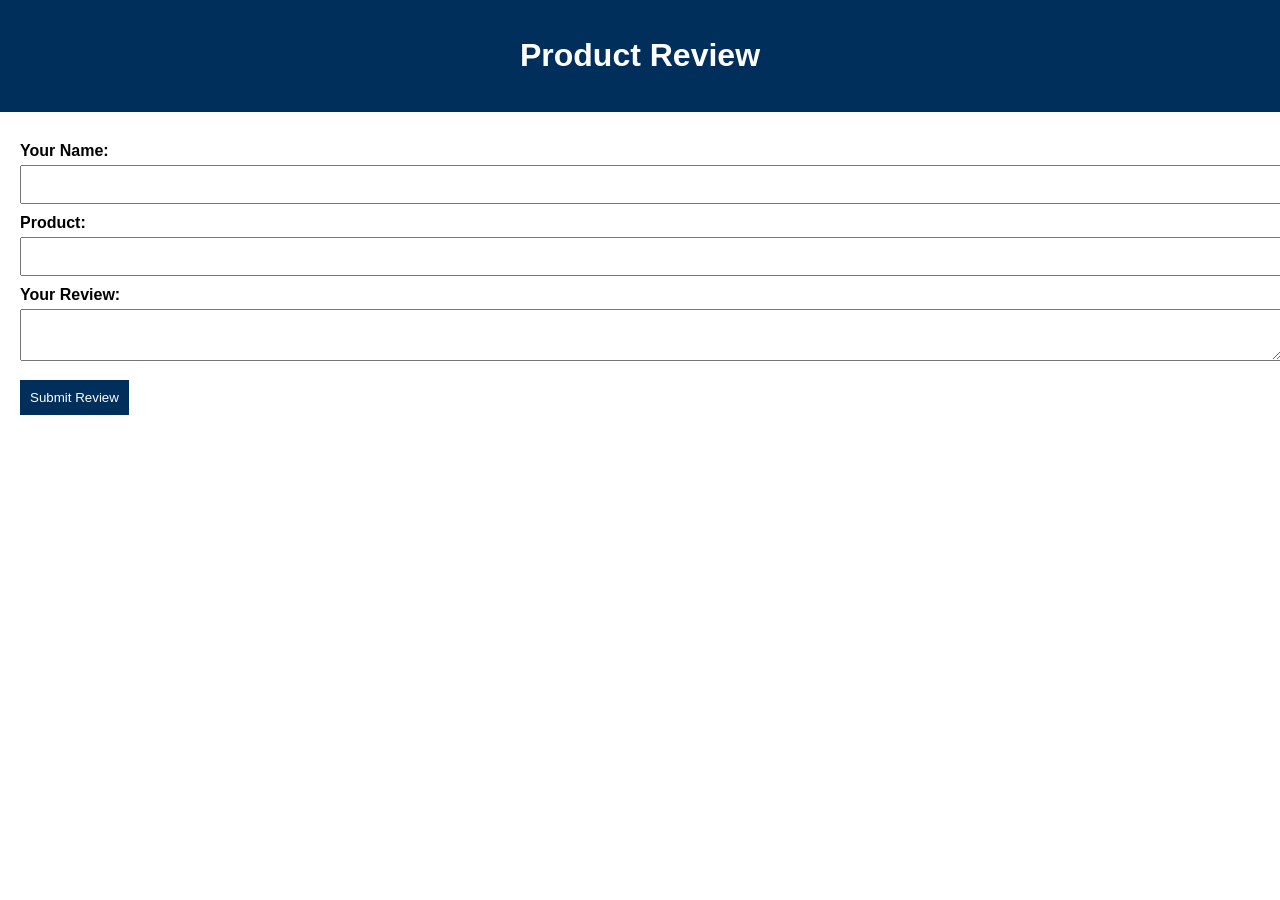
<file: week 4 (2)/index.html>
<!DOCTYPE html><html lang="en">
<head>
    <meta charset="UTF-8">
    <meta name="viewport" content="width=device-width, initial-scale=1.0">
    <title>Product Review</title>
    <link rel="stylesheet" href="styles/review.css">
</head>
<body><header>
    <h1>Product Review</h1>
</header><main>
    <form action="review.html" method="get" id="reviewForm">    <label for="name">Your Name:</label>
    <input type="text" id="name" required>

    <label for="product">Product:</label>
    <input type="text" id="product" required>

    <label for="review">Your Review:</label>
    <textarea id="review" required></textarea>

    <button type="submit">Submit Review</button>

</form>

</main><script src="scripts/form.js"></script></body>
</html>
</file>
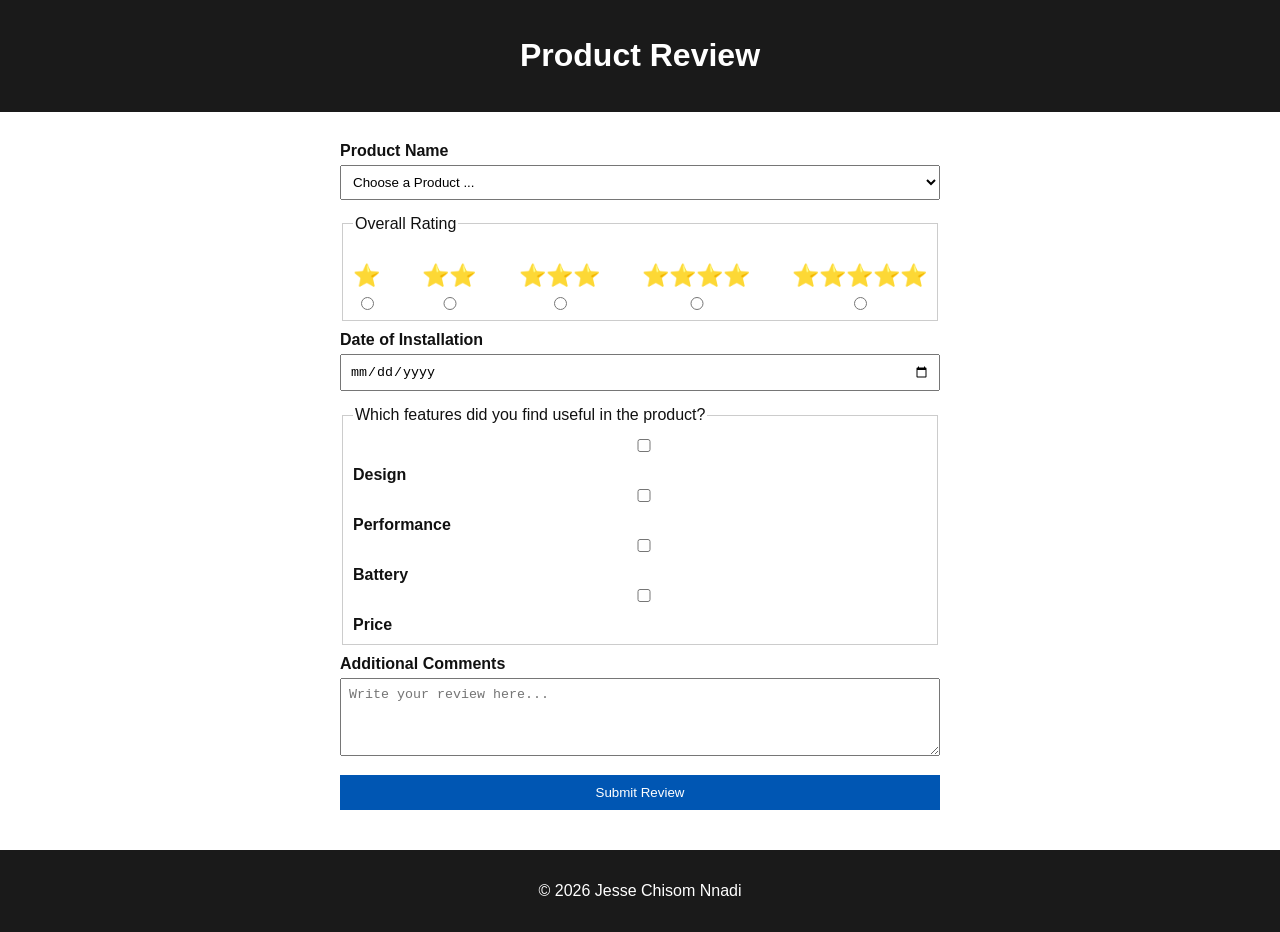
<file: week 5 (2)/index.html>
<!DOCTYPE html>
<html lang="en">
<head>
  <meta charset="UTF-8">
  <meta name="viewport" content="width=device-width, initial-scale=1.0">

  <title>Product Review</title>
  <meta name="description" content="Submit a product review">
  <meta name="author" content="Jesse Chisom Nnadi">

  <link rel="stylesheet" href="styles/review.css">
</head>

<body>

<header>
  <h1>Product Review</h1>
</header>

<main>
  <form method="get" action="review.html">

    <!-- PRODUCT -->
    <label for="product">Product Name</label>
    <select id="product" name="product" required>
      <option value="" disabled selected>Choose a Product ...</option>
      <option value="phone">Phone</option>
      <option value="laptop">Laptop</option>
      <option value="tablet">Tablet</option>
    </select>

    <!-- ⭐ RATING -->
    <fieldset>
      <legend>Overall Rating</legend>

      <div class="star-group">

        <label for="rate1">
          ⭐
          <input type="radio" id="rate1" name="rating" value="1" required>
        </label>

        <label for="rate2">
          ⭐⭐
          <input type="radio" id="rate2" name="rating" value="2" required>
        </label>

        <label for="rate3">
          ⭐⭐⭐
          <input type="radio" id="rate3" name="rating" value="3" required>
        </label>

        <label for="rate4">
          ⭐⭐⭐⭐
          <input type="radio" id="rate4" name="rating" value="4" required>
        </label>

        <label for="rate5">
          ⭐⭐⭐⭐⭐
          <input type="radio" id="rate5" name="rating" value="5" required>
        </label>

      </div>
    </fieldset>

    <!-- DATE -->
    <label for="date">Date of Installation</label>
    <input type="date" id="date" name="date" required>

    <!-- FEATURES -->
    <fieldset>
      <legend>Which features did you find useful in the product?</legend>

      <input type="checkbox" id="design" name="features" value="design">
      <label for="design">Design</label>

      <input type="checkbox" id="performance" name="features" value="performance">
      <label for="performance">Performance</label>

      <input type="checkbox" id="battery" name="features" value="battery">
      <label for="battery">Battery</label>

      <input type="checkbox" id="price" name="features" value="price">
      <label for="price">Price</label>
    </fieldset>

    <!-- REVIEW -->
    <label for="review">Additional Comments</label>
    <textarea id="review" name="review" rows="4" placeholder="Write your review here..."></textarea>

    <!-- BUTTON -->
    <button type="submit">Submit Review</button>

  </form>
</main>

<footer>
  <p>&copy; 2026 Jesse Chisom Nnadi</p>
</footer>

</body>
</html>
</file>
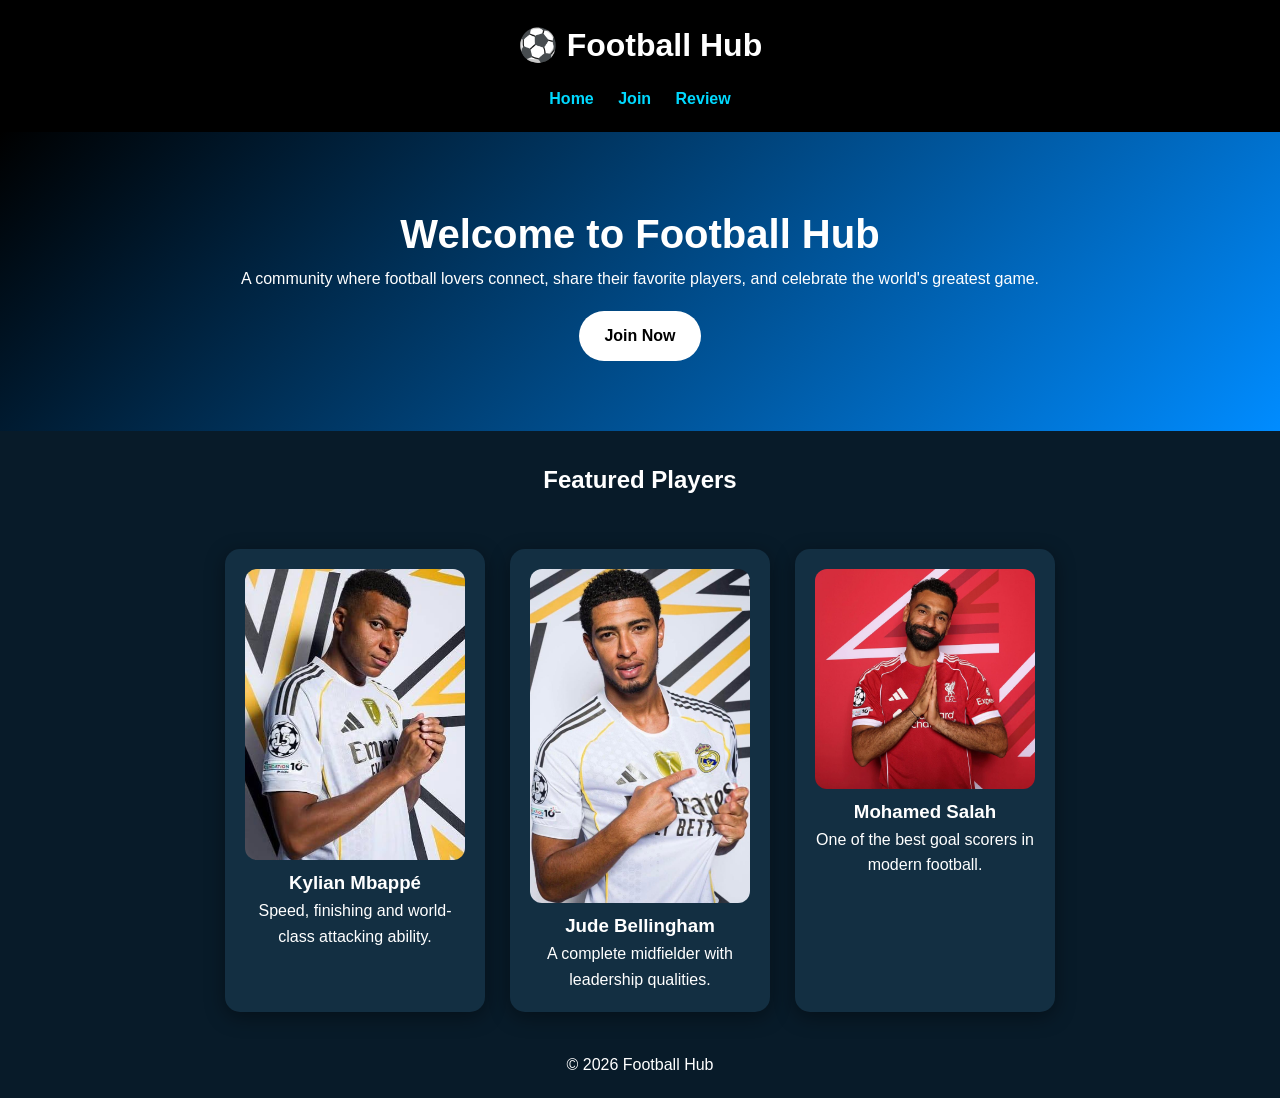
<file: week 6/index.html>
<!DOCTYPE html>
<html lang="en">
<head>
<meta charset="UTF-8">
<meta name="viewport" content="width=device-width, initial-scale=1.0">

<title>Football Hub</title>

<link rel="stylesheet" href="styles/styles.css">
<script defer src="scripts/main.js"></script>
</head>

<body>

<header>
<h1>⚽ Football Hub</h1>

<nav>
<a href="index.html">Home</a>
<a href="join.html">Join</a>
<a href="review.html">Review</a>
</nav>

</header>


<main>

<section class="hero">

<h2>Welcome to Football Hub</h2>

<p>
A community where football lovers connect,
share their favorite players, and celebrate the world's greatest game.
</p>

<a class="btn" href="join.html">Join Now</a>

</section>


<section>

<h2 class="title">Featured Players</h2>

<div class="players">


<div class="card">
<img src="images/mbappe.jpg" alt="Kylian Mbappe" loading="lazy">
<h3>Kylian Mbappé</h3>
<p>Speed, finishing and world-class attacking ability.</p>
</div>


<div class="card">
<img src="images/bellingham.jpg" alt="Jude Bellingham" loading="lazy">
<h3>Jude Bellingham</h3>
<p>A complete midfielder with leadership qualities.</p>
</div>


<div class="card">
<img src="images/salah.jpg" alt="Mohamed Salah" loading="lazy">
<h3>Mohamed Salah</h3>
<p>One of the best goal scorers in modern football.</p>
</div>


</div>

</section>


</main>


<footer>
<p>© 2026 Football Hub</p>
</footer>


</body>
</html>
</file>
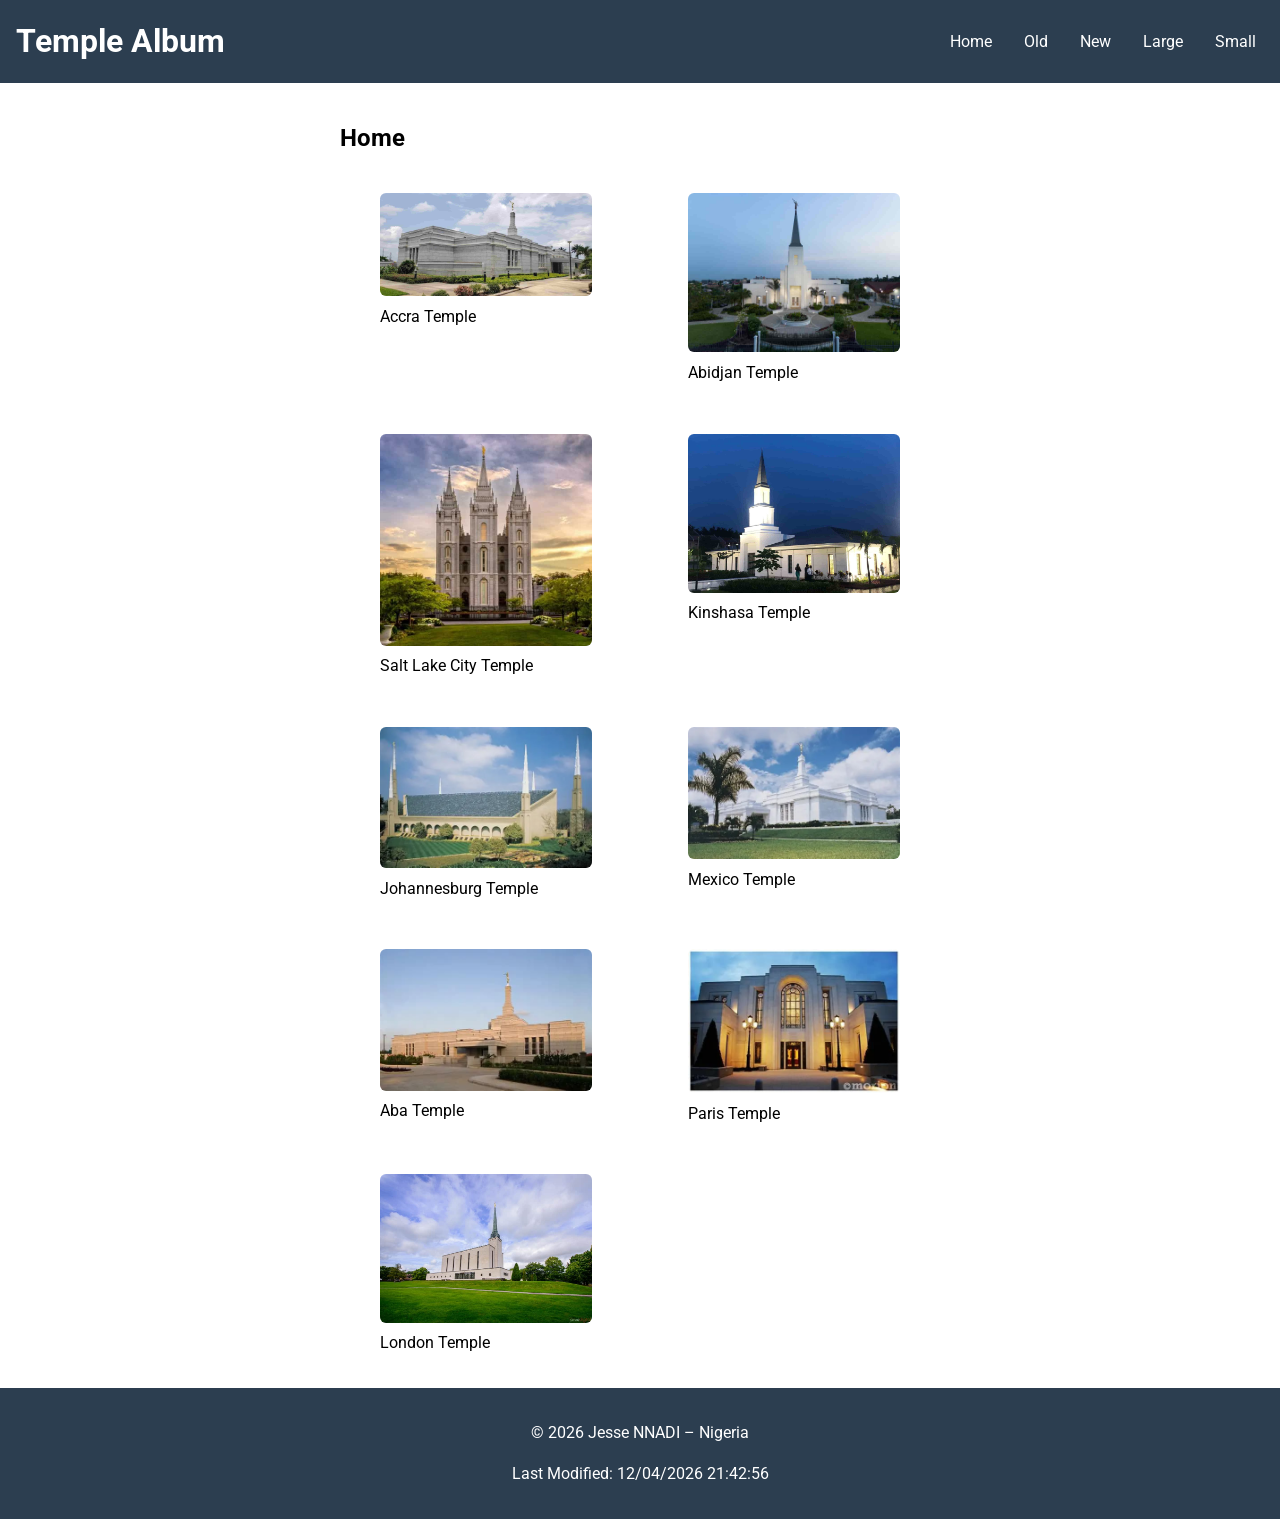
<file: temples.html>
<!DOCTYPE html>
<html lang="en">

<head>
    <meta charset="UTF-8">
    <meta name="viewport" content="width=device-width, initial-scale=1.0">
    <title>WDD 131 – Dynamic Web Fundamentals – Jesse NNADI</title>
    <meta name="description"
        content="WDD 131 – Dynamic Web Fundamentals. Jesse NNADI. A summary of web development fundamentals including HTML, CSS, and responsive design.">
    <meta name="author" content="Jesse NNADI">

    <!-- Google Fonts -->
    <link rel="preconnect" href="https://fonts.googleapis.com">
    <link rel="preconnect" href="https://fonts.gstatic.com" crossorigin>
    <link href="https://fonts.googleapis.com/css2?family=Roboto&display=swap" rel="stylesheet">

    <!-- Styles -->
    <link rel="stylesheet" href="styles/temples.css">
    <link rel="stylesheet" href="styles/temples-large.css">

    <!-- JS -->
    <script src="scripts/temples.js" defer></script>
</head>

<body>
    <header>
        <h1>Temple Album</h1>
        <button id="hamburger" aria-label="Toggle navigation">☰</button>
        <nav id="navMenu">
            <ul>
                <li><a href="#">Home</a></li>
                <li><a href="#">Old</a></li>
                <li><a href="#">New</a></li>
                <li><a href="#">Large</a></li>
                <li><a href="#">Small</a></li>
            </ul>
        </nav>
    </header>

    <main>
        <h2>Home</h2>
        <section class="album">
            <figure>
                <img src="images/temple1.jpg" alt="Accra Temple" width="400" height="300">
                <figcaption>Accra Temple</figcaption>
            </figure>
            <figure>
                <img src="images/temple2.jpg" alt="Abidjan Temple" width="400" height="300">
                <figcaption>Abidjan Temple</figcaption>
            </figure>
            <figure>
                <img src="images/temple3.jpg" alt="Salt Lake City Temple" width="400" height="300">
                <figcaption>Salt Lake City Temple</figcaption>
            </figure>
            <figure>
                <img src="images/temple4.jpg" alt="Kinshasa Temple" width="400" height="300">
                <figcaption>Kinshasa Temple</figcaption>
            </figure>
            <figure>
                <img src="images/temple5.jpg" alt="Johannesburg Temple" width="400" height="300">
                <figcaption>Johannesburg Temple</figcaption>
            </figure>
            <figure>
                <img src="images/temple6.jpg" alt="Mexico Temple" width="400" height="300">
                <figcaption>Mexico Temple</figcaption>
            </figure>
            <figure>
                <img src="images/temple7.jpg" alt="Aba Temple" width="400" height="300">
                <figcaption>Aba Temple</figcaption>
            </figure>
            <figure>
                <img src="images/temple8.jpg" alt="Paris Temple" width="400" height="300">
                <figcaption>Paris Temple</figcaption>
            </figure>
            <figure>
                <img src="images/temple9.jpg" alt="London Temple" width="400" height="300">
                <figcaption>London Temple</figcaption>
            </figure>
        </section>
    </main>

    <footer>
        <p>&copy; <span id="year"></span> Jesse NNADI – Nigeria</p>
        <p>Last Modified: <span id="lastModified"></span></p>
    </footer>
</body>

</html>
</file>
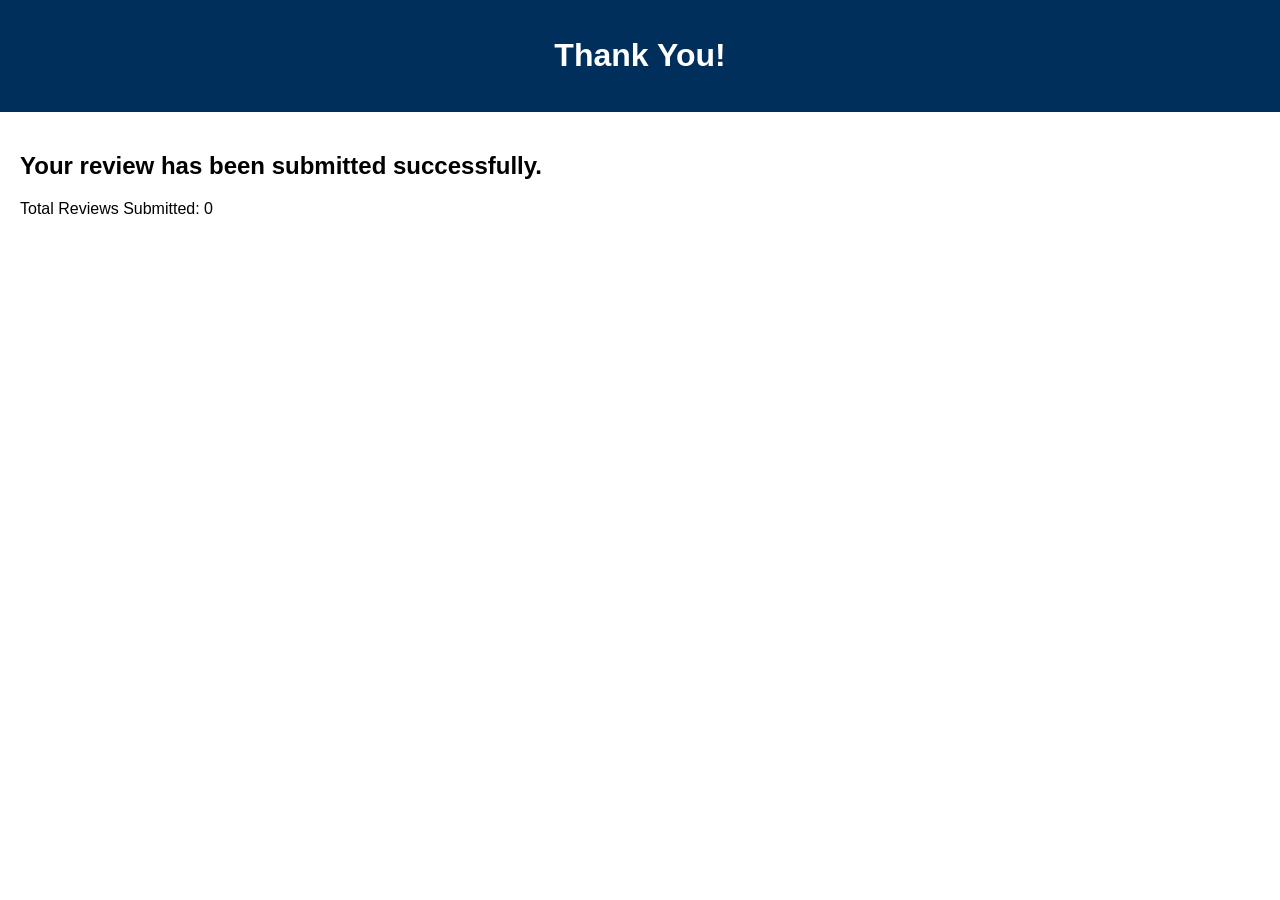
<file: week 4 (2)/review.html>
<!DOCTYPE html><html lang="en">
<head>
    <meta charset="UTF-8">
    <meta name="viewport" content="width=device-width, initial-scale=1.0">
    <title>Review Submitted</title>
    <link rel="stylesheet" href="styles/review.css">
</head>
<body><header>
    <h1>Thank You!</h1>
</header><main>
    <h2>Your review has been submitted successfully.</h2>
    <p>Total Reviews Submitted: <span id="reviewCount"></span></p>
</main><script>
    let count = localStorage.getItem("reviewCount");

    if (!count) {
        count = 0;
    }

    document.getElementById("reviewCount").textContent = count;
</script></body>
</html>
</file>
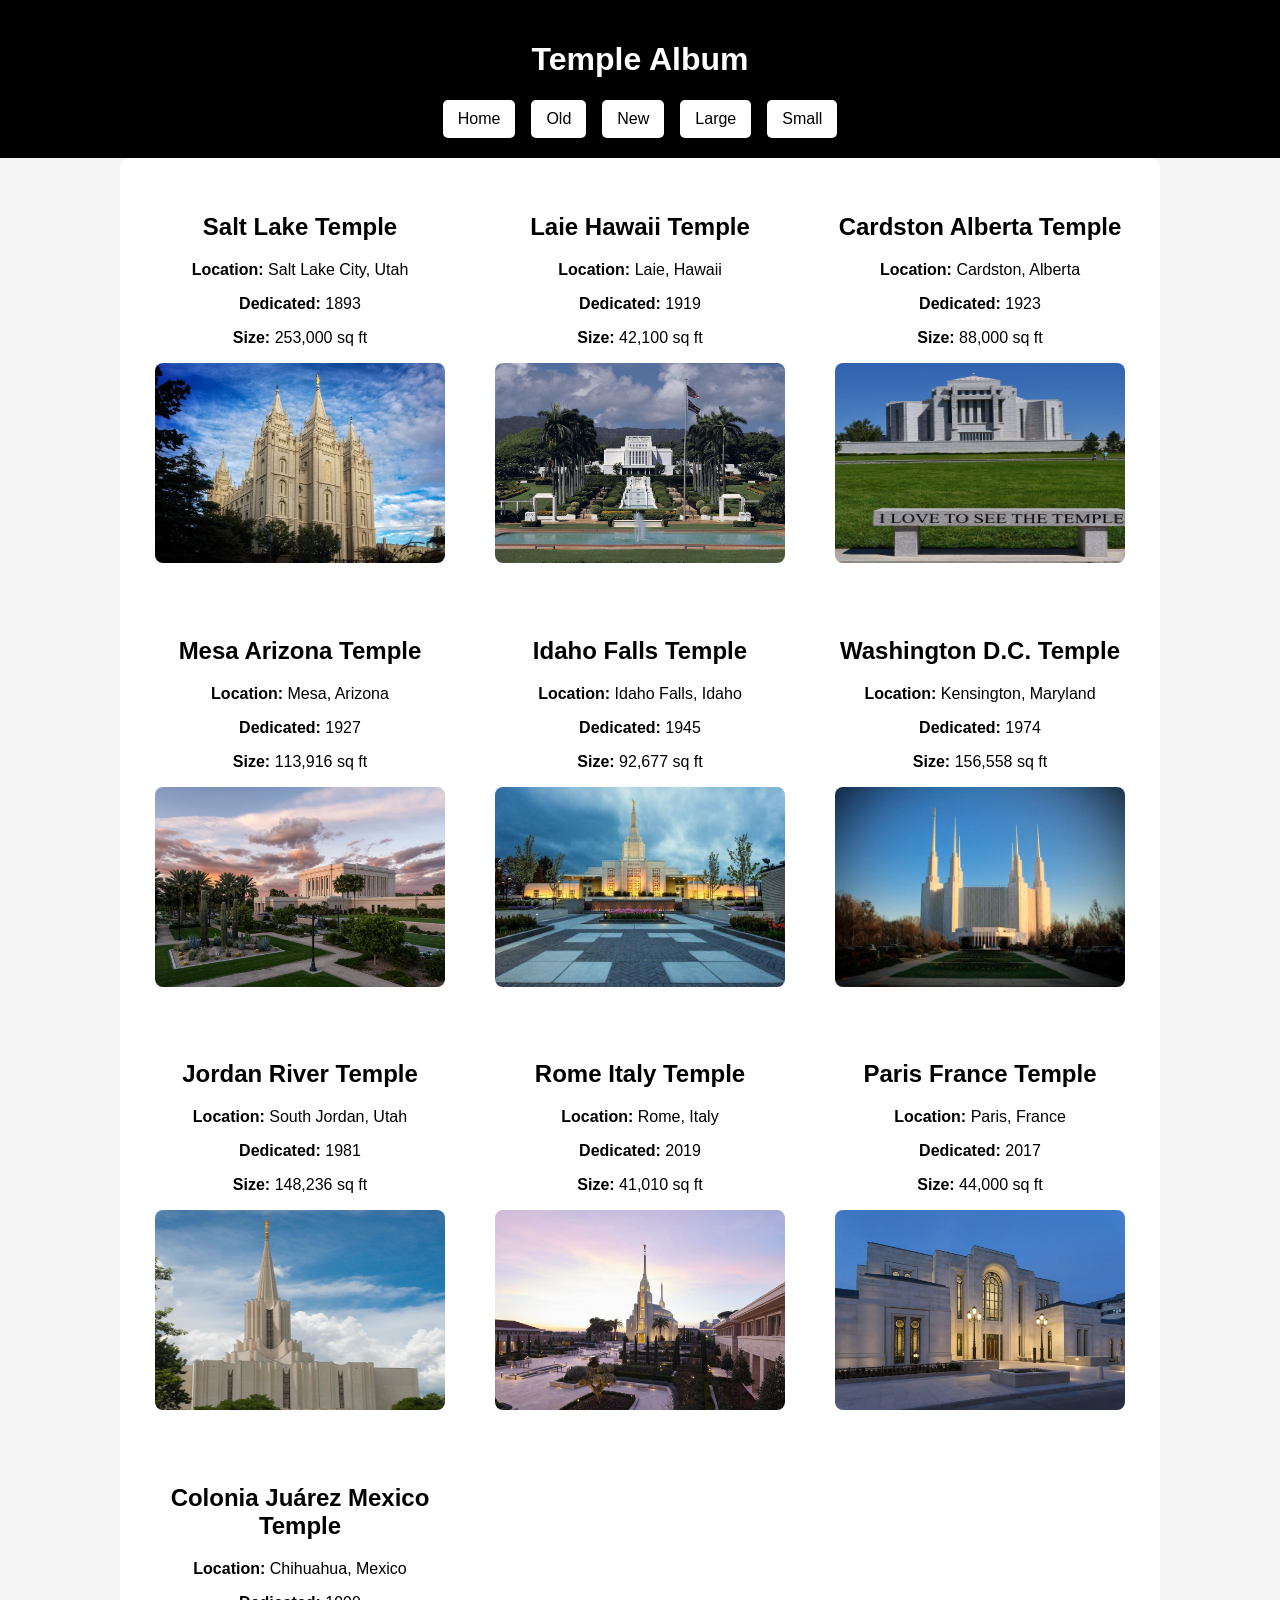
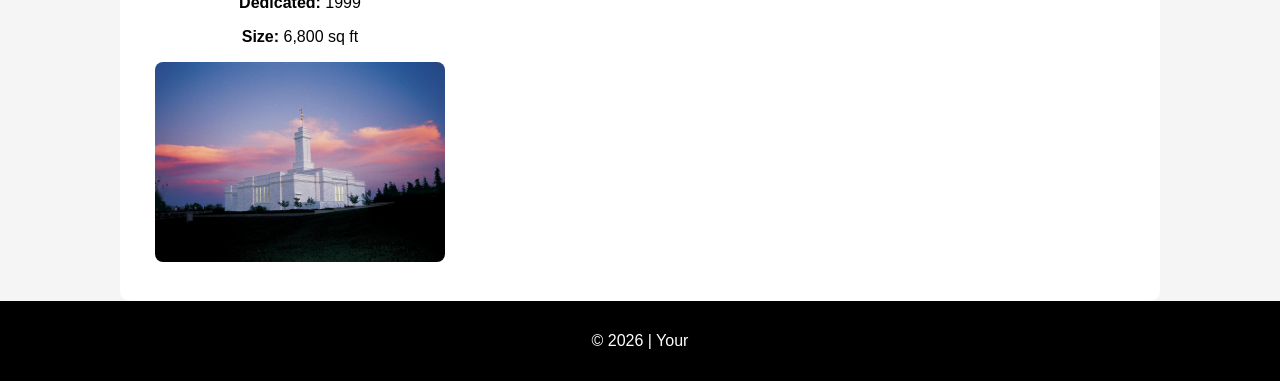
<file: week 4/place.html>
<!DOCTYPE html>
<html lang="en">
<head>
  <meta charset="UTF-8">
  <meta name="viewport" content="width=device-width, initial-scale=1.0">

  <title>Temple Album</title>
  <meta name="description" content="Temple album showing old, new, large, and small temples with filters.">
  <meta name="author" content="Your Name">

  <link rel="stylesheet" href="styles/place.css">
  <script src="scripts/place.js" defer></script>
</head>

<body>

<header>
  <h1>Temple Album</h1>

  <nav>
    <a href="#" id="home">Home</a>
    <a href="#" id="old">Old</a>
    <a href="#" id="new">New</a>
    <a href="#" id="large">Large</a>
    <a href="#" id="small">Small</a>
  </nav>
</header>

<main>
  <section id="cards"></section>
</main>

<footer>
  <p>&copy; 2026 | Your
</file>
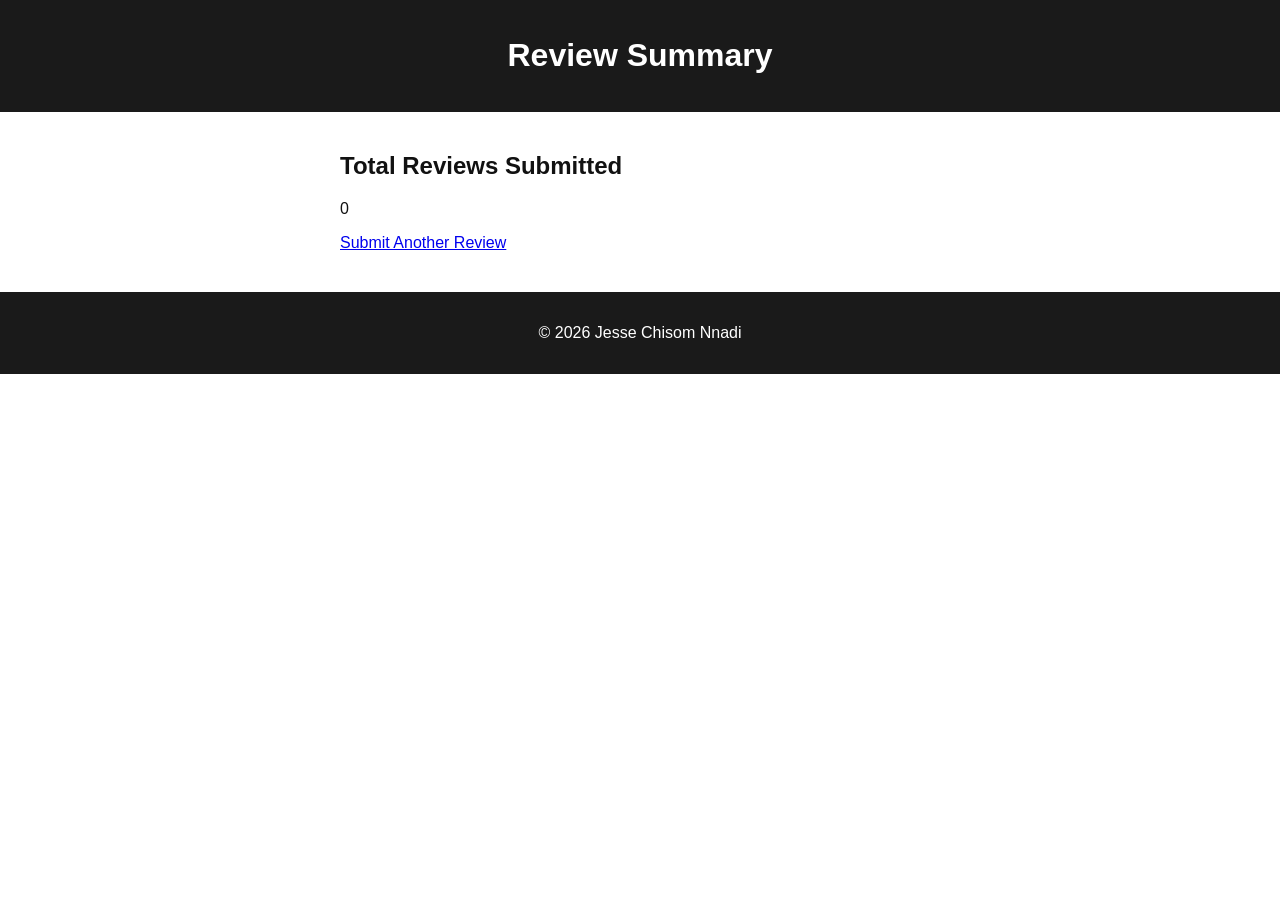
<file: week 5 (2)/count.html>
<!DOCTYPE html>
<html lang="en">
<head>
  <meta charset="UTF-8">
  <meta name="viewport" content="width=device-width, initial-scale=1.0">
  <title>Review Count | Product Review</title>

  <link rel="stylesheet" href="styles/review.css">
</head>

<body>

<header>
  <h1>Review Summary</h1>
</header>

<main>
  <h2>Total Reviews Submitted</h2>
  <p id="reviewCount">0</p>

  <a href="index.html" class="btn">Submit Another Review</a>
</main>

<footer>
  <p>&copy; 2026 Jesse Chisom Nnadi</p>
</footer>

<script src="scripts/review.js"></script>

</body>
</html>
</file>
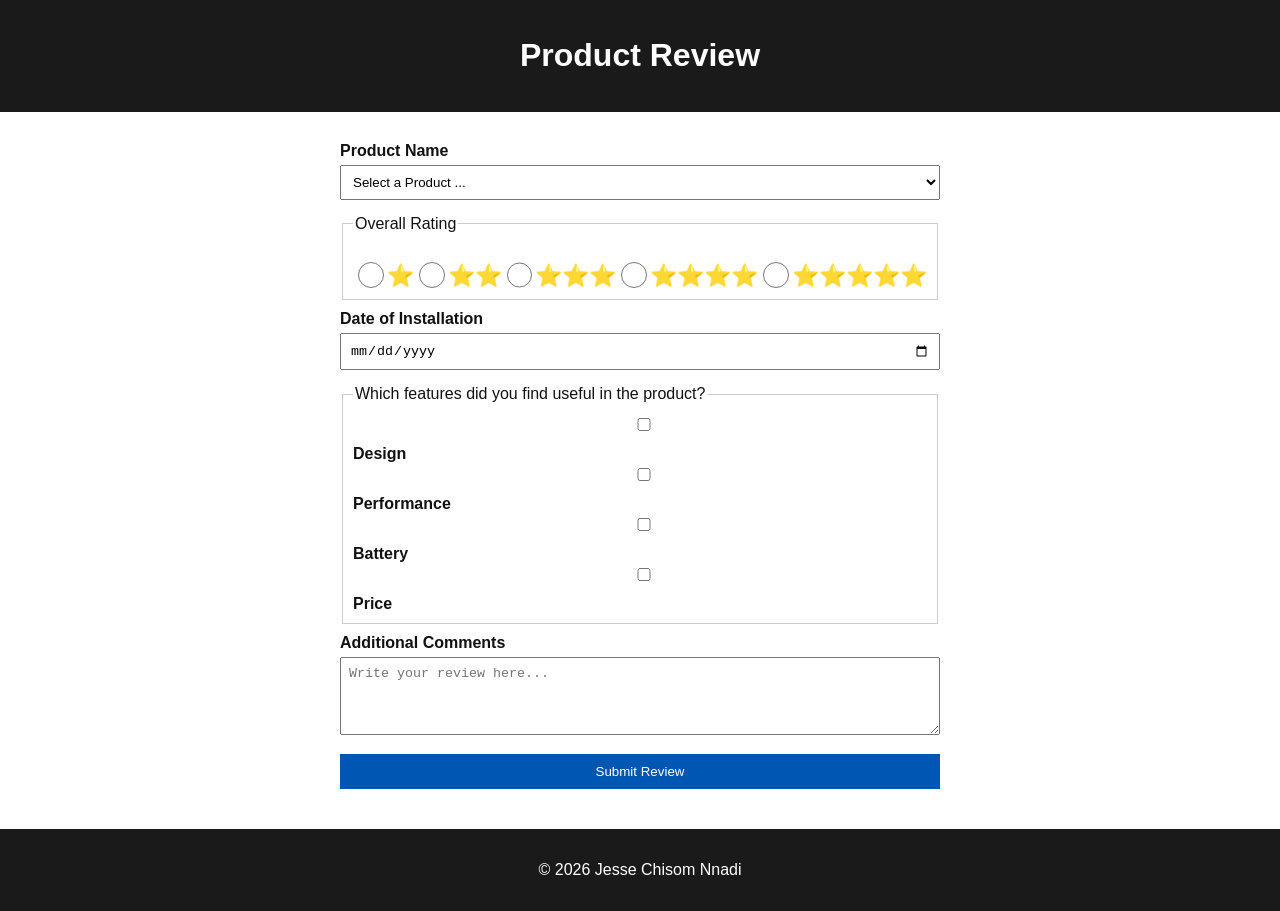
<file: week 5 (2)/form.html>
<!DOCTYPE html>
<html lang="en">
<head>
  <meta charset="UTF-8">
  <meta name="viewport" content="width=device-width, initial-scale=1.0">

  <title>Product Review</title>

  <meta name="description" content="Submit and share your product review by rating features, performance, and overall experience using this simple review form.">
  <meta name="author" content="Jesse Chisom Nnadi">

  <link rel="stylesheet" href="styles/review.css">
  <script src="scripts/review.js" defer></script>
</head>

<body>

<header>
  <h1>Product Review</h1>
</header>

<main>
  <form method="get" action="review.html">

    <!-- PRODUCT -->
    <label for="product">Product Name</label>
    <select id="product" name="product" required>
      <option value="" disabled selected>Select a Product ...</option>
      <option value="phone">Phone</option>
      <option value="laptop">Laptop</option>
      <option value="tablet">Tablet</option>
    </select>

    <!-- ⭐ RATING (FIXED) -->
    <fieldset>
      <legend>Overall Rating</legend>

      <div class="star-group">

        <input type="radio" id="rate1" name="rating" value="1" required>
        <label for="rate1">⭐</label>

        <input type="radio" id="rate2" name="rating" value="2" required>
        <label for="rate2">⭐⭐</label>

        <input type="radio" id="rate3" name="rating" value="3" required>
        <label for="rate3">⭐⭐⭐</label>

        <input type="radio" id="rate4" name="rating" value="4" required>
        <label for="rate4">⭐⭐⭐⭐</label>

        <input type="radio" id="rate5" name="rating" value="5" required>
        <label for="rate5">⭐⭐⭐⭐⭐</label>

      </div>
    </fieldset>

    <!-- DATE -->
    <label for="date">Date of Installation</label>
    <input type="date" id="date" name="date" required>

    <!-- FEATURES -->
    <fieldset>
      <legend>Which features did you find useful in the product?</legend>

      <input type="checkbox" id="design" name="features" value="design">
      <label for="design">Design</label>

      <input type="checkbox" id="performance" name="features" value="performance">
      <label for="performance">Performance</label>

      <input type="checkbox" id="battery" name="features" value="battery">
      <label for="battery">Battery</label>

      <input type="checkbox" id="price" name="features" value="price">
      <label for="price">Price</label>
    </fieldset>

    <!-- COMMENTS -->
    <label for="review">Additional Comments</label>
    <textarea id="review" name="review" rows="4" placeholder="Write your review here..."></textarea>

    <!-- SUBMIT -->
    <button type="submit">Submit Review</button>

  </form>
</main>

<footer>
  <p>&copy; 2026 Jesse Chisom Nnadi</p>
</footer>

</body>
</html>
</file>
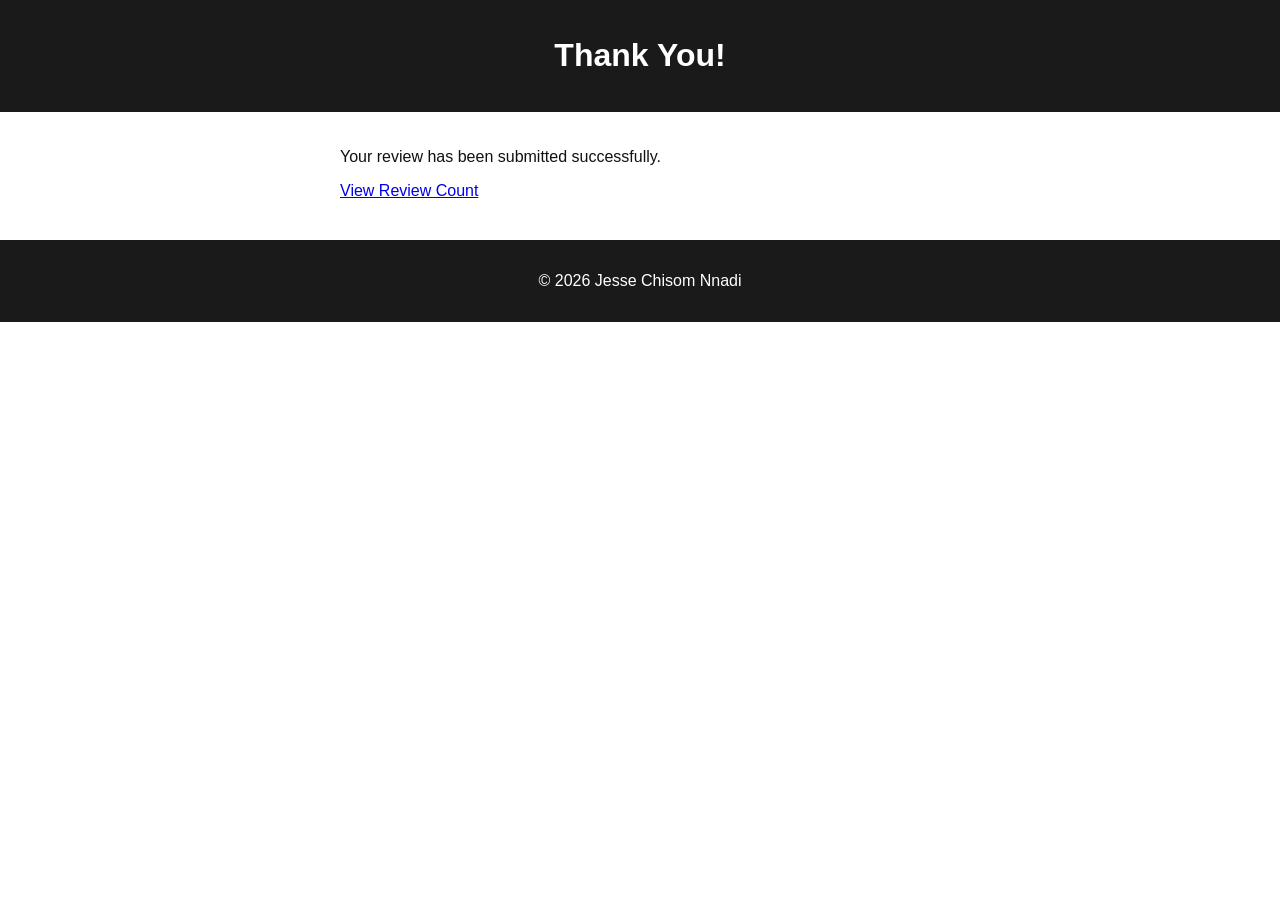
<file: week 5 (2)/review.html>
<!DOCTYPE html>
<html lang="en">
<head>
  <meta charset="UTF-8">
  <meta name="viewport" content="width=device-width, initial-scale=1.0">
  <title>Review Submitted | Product Review</title>

  <link rel="stylesheet" href="styles/review.css">
</head>

<body>

<header>
  <h1>Thank You!</h1>
</header>

<main>
  <p>Your review has been submitted successfully.</p>
  <a href="count.html" class="btn">View Review Count</a>
</main>

<footer>
  <p>&copy; 2026 Jesse Chisom Nnadi</p>
</footer>

<script src="scripts/review.js"></script>

</body>
</html>
</file>
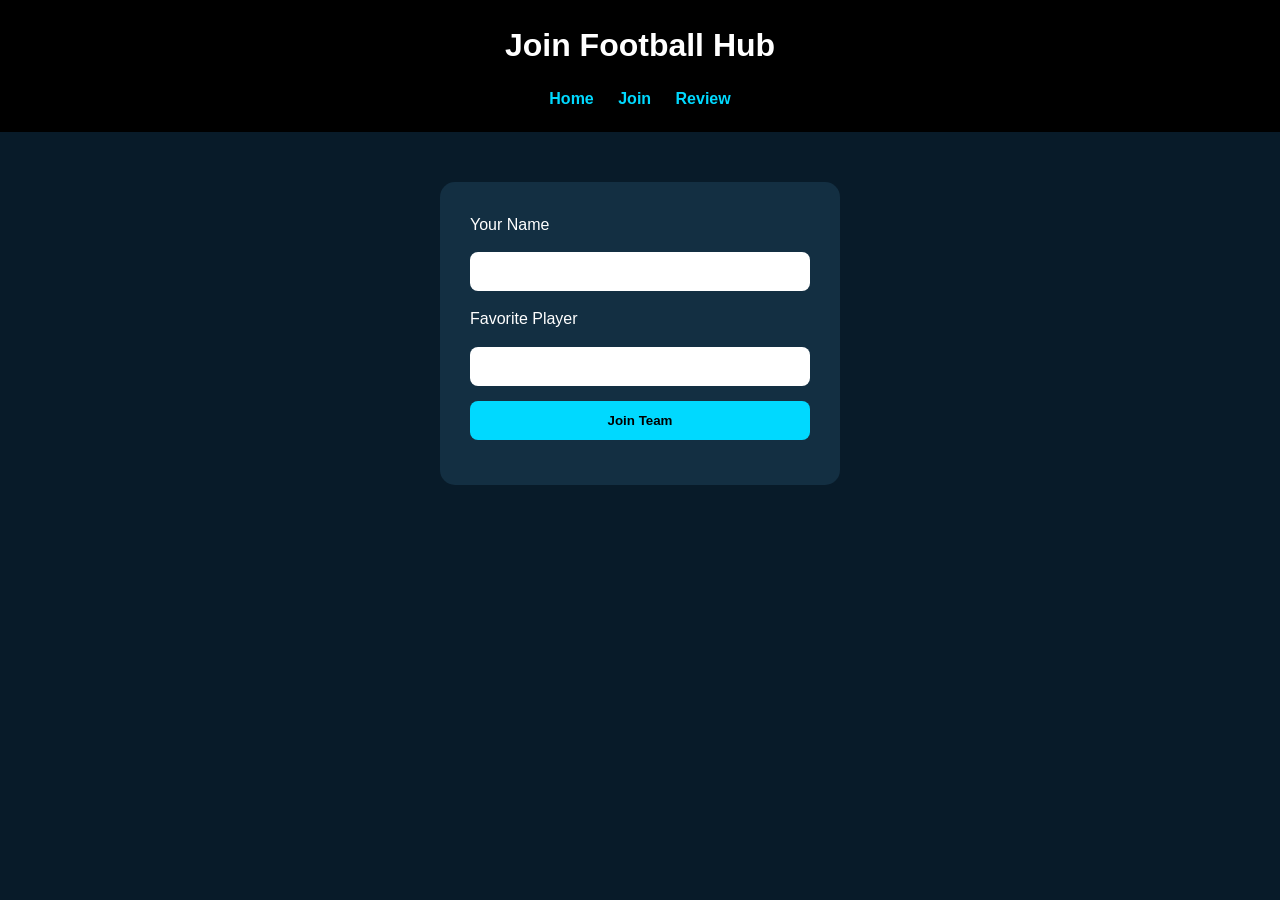
<file: week 6/join.html>
<!DOCTYPE html>
<html lang="en">

<head>

<meta charset="UTF-8">
<meta name="viewport" content="width=device-width, initial-scale=1.0">

<title>Join Football Hub</title>

<link rel="stylesheet" href="styles/styles.css">
<script defer src="scripts/main.js"></script>

</head>


<body>


<header>

<h1>Join Football Hub</h1>

<nav>
<a href="index.html">Home</a>
<a href="join.html">Join</a>
<a href="review.html">Review</a>
</nav>

</header>


<main>

<form id="joinForm">


<label for="name">Your Name</label>

<input 
type="text" 
id="name"
name="name"
required>


<label for="player">Favorite Player</label>

<input 
type="text"
id="player"
name="player"
required>


<button type="submit">
Join Team
</button>


<p id="message"></p>


</form>


</main>


</body>
</html>
</file>
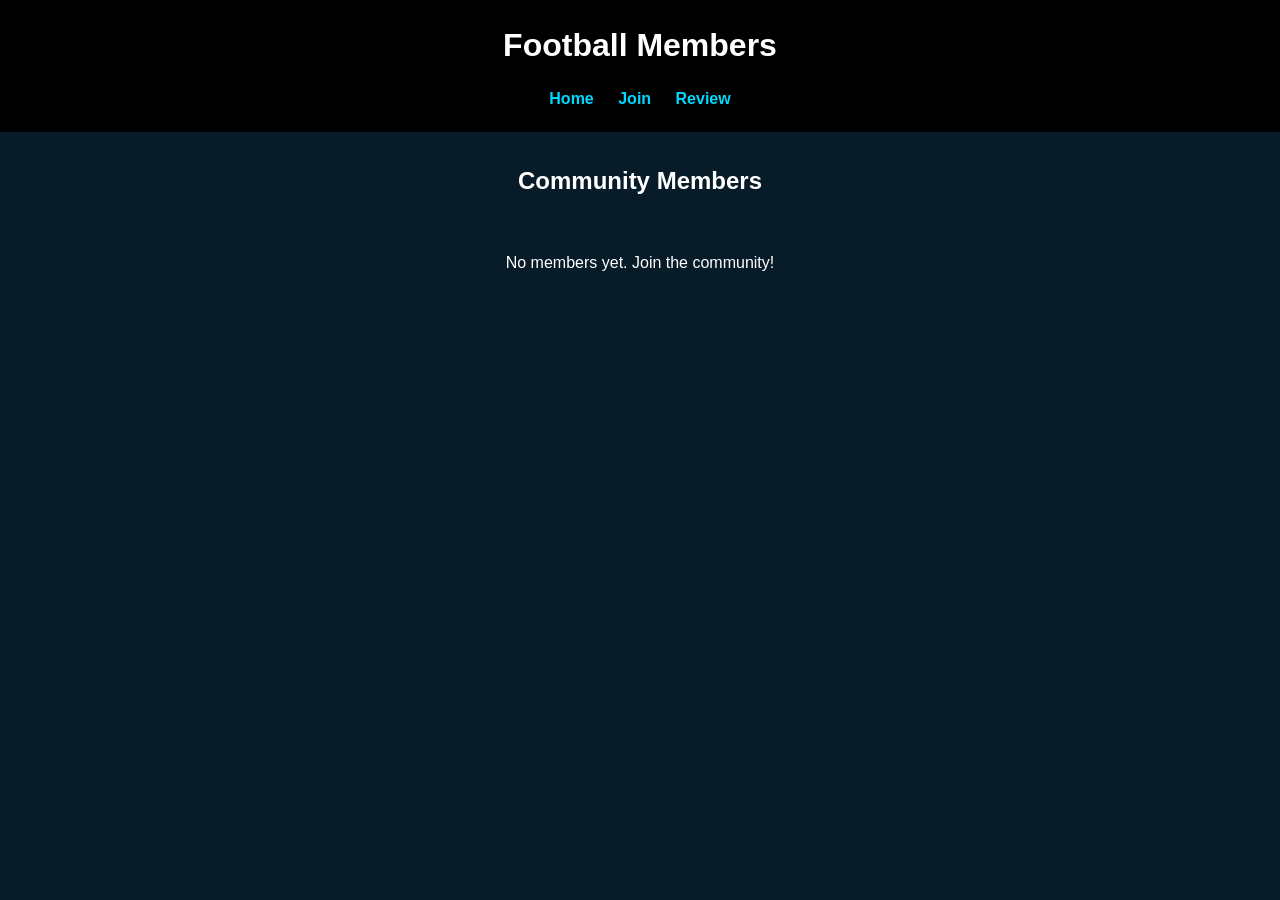
<file: week 6/review.html>
<!DOCTYPE html>
<html lang="en">

<head>

<meta charset="UTF-8">

<meta name="viewport" content="width=device-width, initial-scale=1.0">

<title>Members Review</title>

<link rel="stylesheet" href="styles/styles.css">

<script defer src="scripts/main.js"></script>

</head>


<body>


<header>

<h1>Football Members</h1>


<nav>
<a href="index.html">Home</a>
<a href="join.html">Join</a>
<a href="review.html">Review</a>
</nav>


</header>


<main>

<h2 class="title">
Community Members
</h2>


<section id="members"></section>


</main>


</body>

</html>
</file>
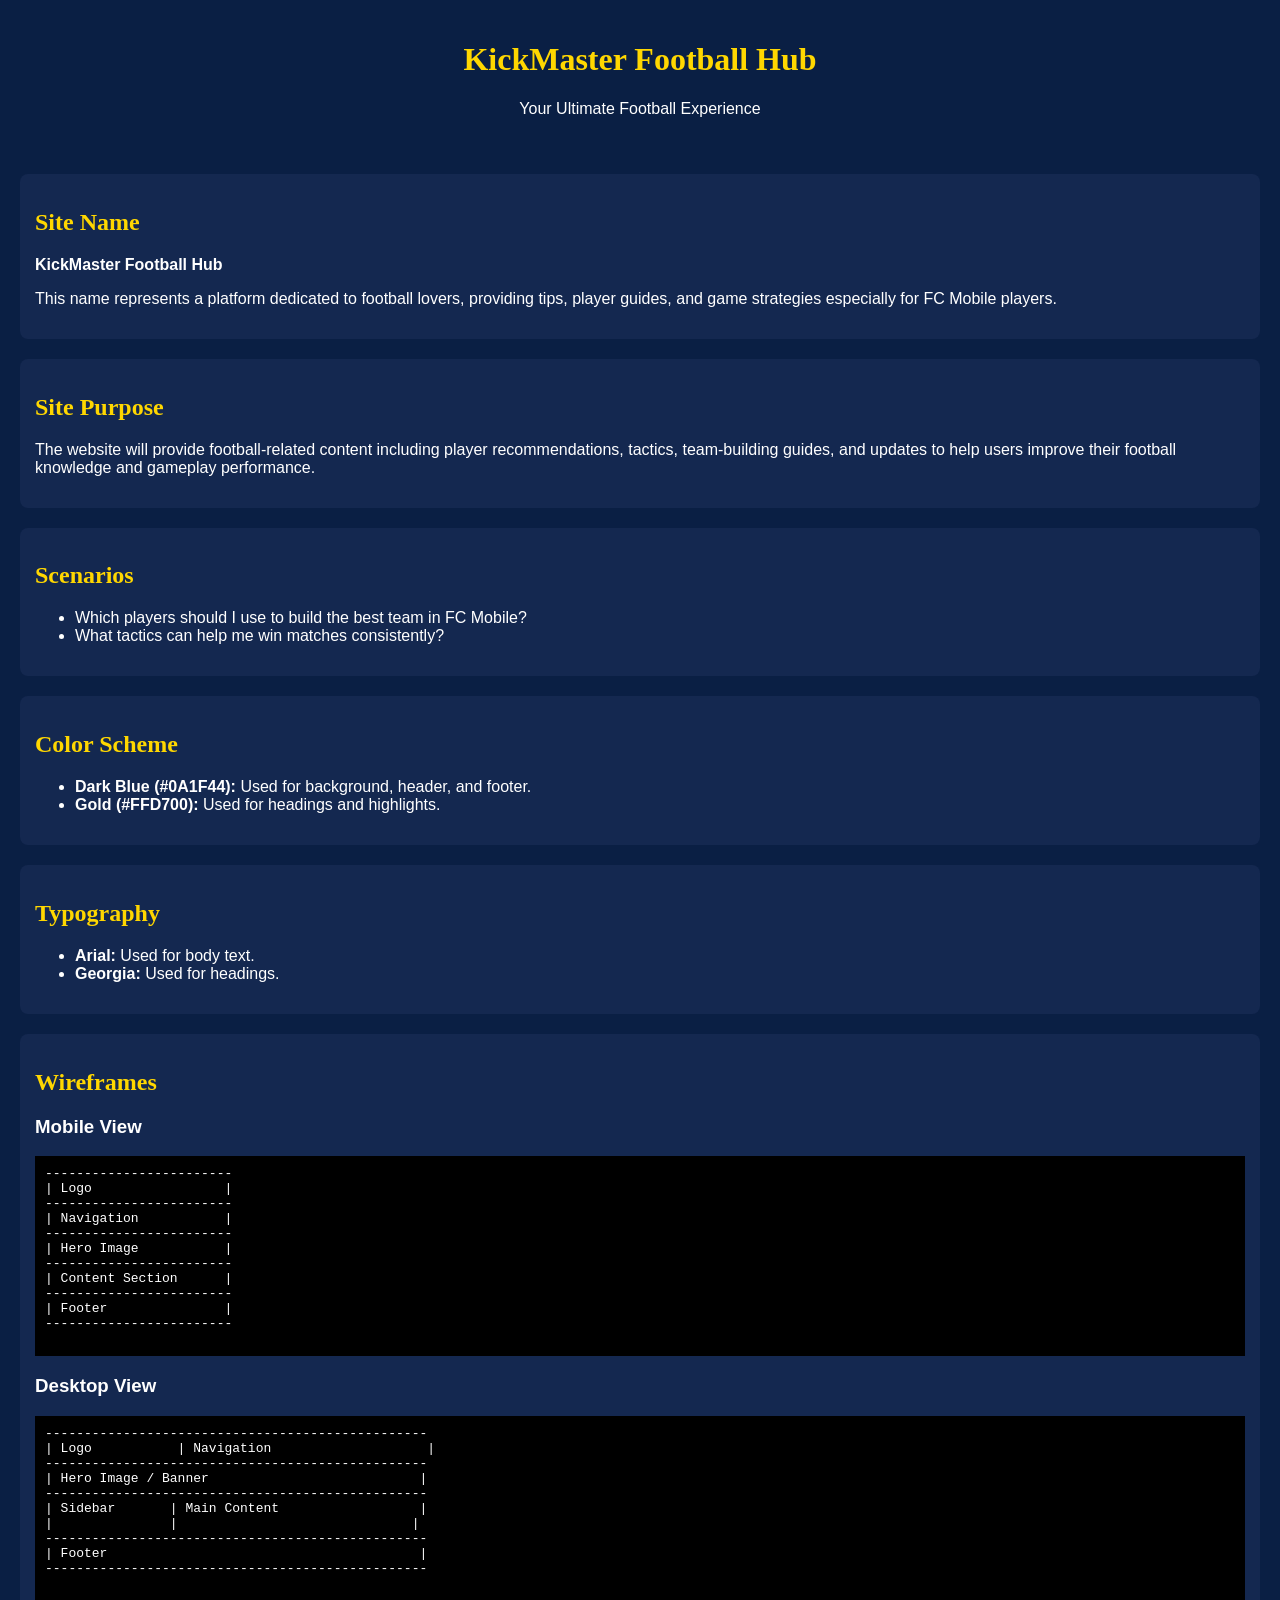
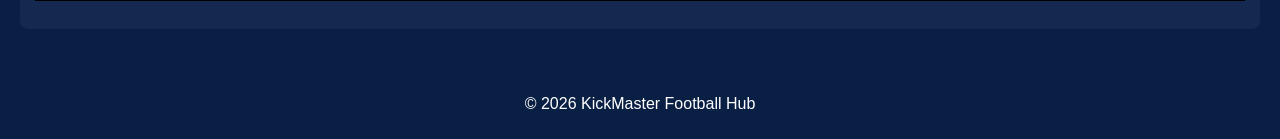
<file: week 5/project/siteplan.html>
<!DOCTYPE html>
<html lang="en">
<head>
    <meta charset="UTF-8">
    <meta name="viewport" content="width=device-width, initial-scale=1.0">

    <!-- FIXED META -->
    <meta name="description" content="KickMaster Football Hub is a football website plan providing tactics, player guides, and team-building strategies for football fans and FC Mobile players.">
    <meta name="author" content="Jesse Chisom Nnadi">

    <title>KickMaster Football Hub - Site Plan</title>

    <link rel="stylesheet" href="styles/siteplan.css">
</head>

<body>

<header>
    <h1>KickMaster Football Hub</h1>
    <p>Your Ultimate Football Experience</p>
</header>

<main>

    <!-- Site Name -->
    <section>
        <h2>Site Name</h2>
        <p><strong>KickMaster Football Hub</strong></p>
        <p>This name represents a platform dedicated to football lovers, providing tips, player guides, and game strategies especially for FC Mobile players.</p>
    </section>

    <!-- Site Purpose -->
    <section>
        <h2>Site Purpose</h2>
        <p>The website will provide football-related content including player recommendations, tactics, team-building guides, and updates to help users improve their football knowledge and gameplay performance.</p>
    </section>

    <!-- Scenarios -->
    <section>
        <h2>Scenarios</h2>
        <ul>
            <li>Which players should I use to build the best team in FC Mobile?</li>
            <li>What tactics can help me win matches consistently?</li>
        </ul>
    </section>

    <!-- Color Scheme -->
    <section>
        <h2>Color Scheme</h2>
        <ul>
            <li><strong>Dark Blue (#0A1F44):</strong> Used for background, header, and footer.</li>
            <li><strong>Gold (#FFD700):</strong> Used for headings and highlights.</li>
        </ul>
    </section>

    <!-- Typography -->
    <section>
        <h2>Typography</h2>
        <ul>
            <li><strong>Arial:</strong> Used for body text.</li>
            <li><strong>Georgia:</strong> Used for headings.</li>
        </ul>
    </section>

    <!-- Wireframes -->
    <section>
        <h2>Wireframes</h2>

        <h3>Mobile View</h3>
        <pre>
------------------------
| Logo                 |
------------------------
| Navigation           |
------------------------
| Hero Image           |
------------------------
| Content Section      |
------------------------
| Footer               |
------------------------
        </pre>

        <h3>Desktop View</h3>
        <pre>
-------------------------------------------------
| Logo           | Navigation                    |
-------------------------------------------------
| Hero Image / Banner                           |
-------------------------------------------------
| Sidebar       | Main Content                  |
|               |                              |
-------------------------------------------------
| Footer                                        |
-------------------------------------------------
        </pre>
    </section>

</main>

<footer>
    <p>&copy; 2026 KickMaster Football Hub</p>
</footer>

</body>
</html>
</file>
<file: week 4 (2)/styles/review.css>
body {
font-family: Arial, sans-serif;
background-color: #ffffff;
color: #000000;
margin: 0;
padding: 0;
}

header {
background-color: #002f5b;
color: #ffffff;
padding: 1rem;
text-align: center;
}

main {
padding: 20px;
}

label {
display: block;
margin-top: 10px;
font-weight: bold;
}

input, textarea {
width: 100%;
padding: 10px;
margin-top: 5px;
}

button {
margin-top: 15px;
padding: 10px;
background-color: #002f5b;
color: #ffffff;
border: none;
cursor: pointer;
}

button:hover {
background-color: #001f3f;
}
</file>
<file: week 5 (2)/styles/review.css>
/* GENERAL */
body {
  font-family: Arial, sans-serif;
  margin: 0;
  background: #ffffff;
  color: #111111;
}

/* HEADER */
header {
  background: #1a1a1a;
  color: #ffffff;
  padding: 1rem;
  text-align: center;
}

/* MAIN */
main {
  padding: 20px;
  max-width: 600px;
  margin: auto;
}

/* LABELS */
label {
  display: block;
  margin-top: 10px;
  font-weight: bold;
}

/* INPUTS */
input,
select,
textarea {
  width: 100%;
  padding: 8px;
  margin-top: 5px;
  box-sizing: border-box;
}

/* FIELDSET */
fieldset {
  margin-top: 15px;
  border: 1px solid #ccc;
  padding: 10px;
}

/* ⭐ STAR GROUP */
.star-group {
  display: flex;
  justify-content: space-between;
  margin-top: 10px;
}

.star-group label {
  display: flex;
  flex-direction: column;
  align-items: center;
  font-size: 22px;
  cursor: pointer;
}

.star-group input {
  margin-top: 8px;
}

/* BUTTON */
button {
  margin-top: 15px;
  padding: 10px;
  background: #0056b3;
  color: #ffffff;
  border: none;
  cursor: pointer;
  width: 100%;
}

button:hover {
  background: #003f88;
}

/* FOOTER */
footer {
  text-align: center;
  padding: 1rem;
  background: #1a1a1a;
  color: white;
  margin-top: 20px;
}

/* 📱 MEDIA QUERY */
@media (max-width: 600px) {
  main {
    padding: 10px;
  }

  .star-group label {
    font-size: 20px;
  }
}
</file>
<file: week 6/styles/styles.css>
*{
margin:0;
padding:0;
box-sizing:border-box;
}


body{

font-family:'Segoe UI',Arial,sans-serif;

background:#081b29;

color:white;

line-height:1.6;

}


header{

background:#000;

padding:20px;

text-align:center;

}


nav{

margin-top:15px;

}


nav a{

color:#00d9ff;

margin:10px;

text-decoration:none;

font-weight:bold;

}


nav a:hover{

color:white;

}


.hero{

text-align:center;

padding:70px 20px;

background:linear-gradient(135deg,#000,#008cff);

}


.hero h2{

font-size:2.5rem;

}


.btn{

display:inline-block;

margin-top:20px;

padding:12px 25px;

background:white;

color:black;

border-radius:30px;

text-decoration:none;

font-weight:bold;

}


.title{

text-align:center;

margin:30px;

}


.players{

display:flex;

justify-content:center;

flex-wrap:wrap;

gap:25px;

padding:20px;

}


.card{

background:#132f42;

width:260px;

padding:20px;

border-radius:15px;

text-align:center;

box-shadow:0 5px 20px rgba(0,0,0,.4);

transition:.3s;

}


.card:hover{

transform:translateY(-8px);

}


.card img{

width:100%;

border-radius:12px;

}


form{

max-width:400px;

margin:50px auto;

display:flex;

flex-direction:column;

gap:15px;

background:#132f42;

padding:30px;

border-radius:15px;

}


input{

padding:12px;

border-radius:8px;

border:none;

}


button{

padding:12px;

background:#00d9ff;

border:none;

border-radius:8px;

font-weight:bold;

cursor:pointer;

}


#members{

display:flex;

justify-content:center;

flex-wrap:wrap;

gap:20px;

padding:20px;

}


footer{

text-align:center;

padding:20px;

}
</file>
<file: styles/temples.css>
/* Google Font */
body {
    font-family: 'Roboto', sans-serif;
    margin: 0;
    padding: 0;
    line-height: 1.6;
}

/* Header */
header {
    background: #2c3e50;
    color: white;
    padding: 1rem;
    display: flex;
    justify-content: space-between;
    align-items: center;
}

header h1 {
    margin: 0;
}

#hamburger {
    font-size: 1.5rem;
    background: none;
    border: none;
    color: white;
    cursor: pointer;
}

/* Navigation */
nav {
    display: none;
}

nav ul {
    list-style: none;
    padding: 0;
    margin: 0;
    display: flex;
    flex-direction: column;
}

nav li {
    margin: 0.5rem 0;
}

nav a {
    color: white;
    text-decoration: none;
    padding: 0.5rem;
}

nav a:hover {
    background: #34495e;
    border-radius: 4px;
}

/* Main Album */
main {
    max-width: 600px;
    margin: auto;
    padding: 1rem;
}

.album {
    display: grid;
    grid-template-columns: 1fr;
    gap: 1rem;
}

.album img {
    width: 100%;
    height: auto;
    border-radius: 6px;
    transition: transform 0.3s ease;
}

.album img:hover {
    transform: scale(1.05);
}

/* Footer */
footer {
    background: #2c3e50;
    color: white;
    text-align: center;
    padding: 1rem;
}
</file>
<file: styles/temples-large.css>
@media (min-width: 768px) {
    nav {
        display: flex !important;
    }

    nav ul {
        flex-direction: row;
        gap: 1rem;
    }

    #hamburger {
        display: none;
    }

    .album {
        grid-template-columns: repeat(auto-fit, minmax(250px, 1fr));
    }
}
</file>
<file: week 4/styles/place.css>
body {
  font-family: Arial, sans-serif;
  margin: 0;
  text-align: center;
  background: #f5f5f5;
}

/* HEADER */
header {
  background: black;
  color: white;
  padding: 20px;
}

/* NAV FLEX (REQUIRED) */
nav {
  display: flex;
  justify-content: center;
  gap: 1rem;
  margin-top: 10px;
}

nav a {
  text-decoration: none;
  color: black;
  background: white;
  padding: 10px 15px;
  border-radius: 5px;
}

/* HOVER */
nav a:hover {
  background: #ddd;
}

/* GRID */
#cards {
  display: grid;
  grid-template-columns: repeat(auto-fit, minmax(250px, 1fr));
  max-width: 1000px;
  margin: auto;
  gap: 20px;
  padding: 20px;
}

/* CARD */
section {
  background: white;
  border-radius: 10px;
  padding: 15px;
}

/* IMAGE */
img {
  width: 100%;
  border-radius: 8px;
}

/* FOOTER */
footer {
  background: black;
  color: white;
  padding: 15px;
}

/* MEDIA QUERY (REQUIRED) */
@media (max-width: 768px) {
  nav {
    flex-direction: column;
  }
}
</file>
<file: week 5/project/styles/siteplan.css>
body {
    font-family: Arial, sans-serif;
    background-color: #0A1F44;
    color: white;
    margin: 0;
}

header {
    text-align: center;
    padding: 20px;
}

h1, h2 {
    font-family: Georgia, serif;
    color: #FFD700;
}

main {
    padding: 20px;
}

section {
    margin-bottom: 20px;
    padding: 15px;
    background-color: #142850;
    border-radius: 8px;
}

footer {
    text-align: center;
    padding: 10px;
}

pre {
    background-color: black;
    padding: 10px;
}
</file>
